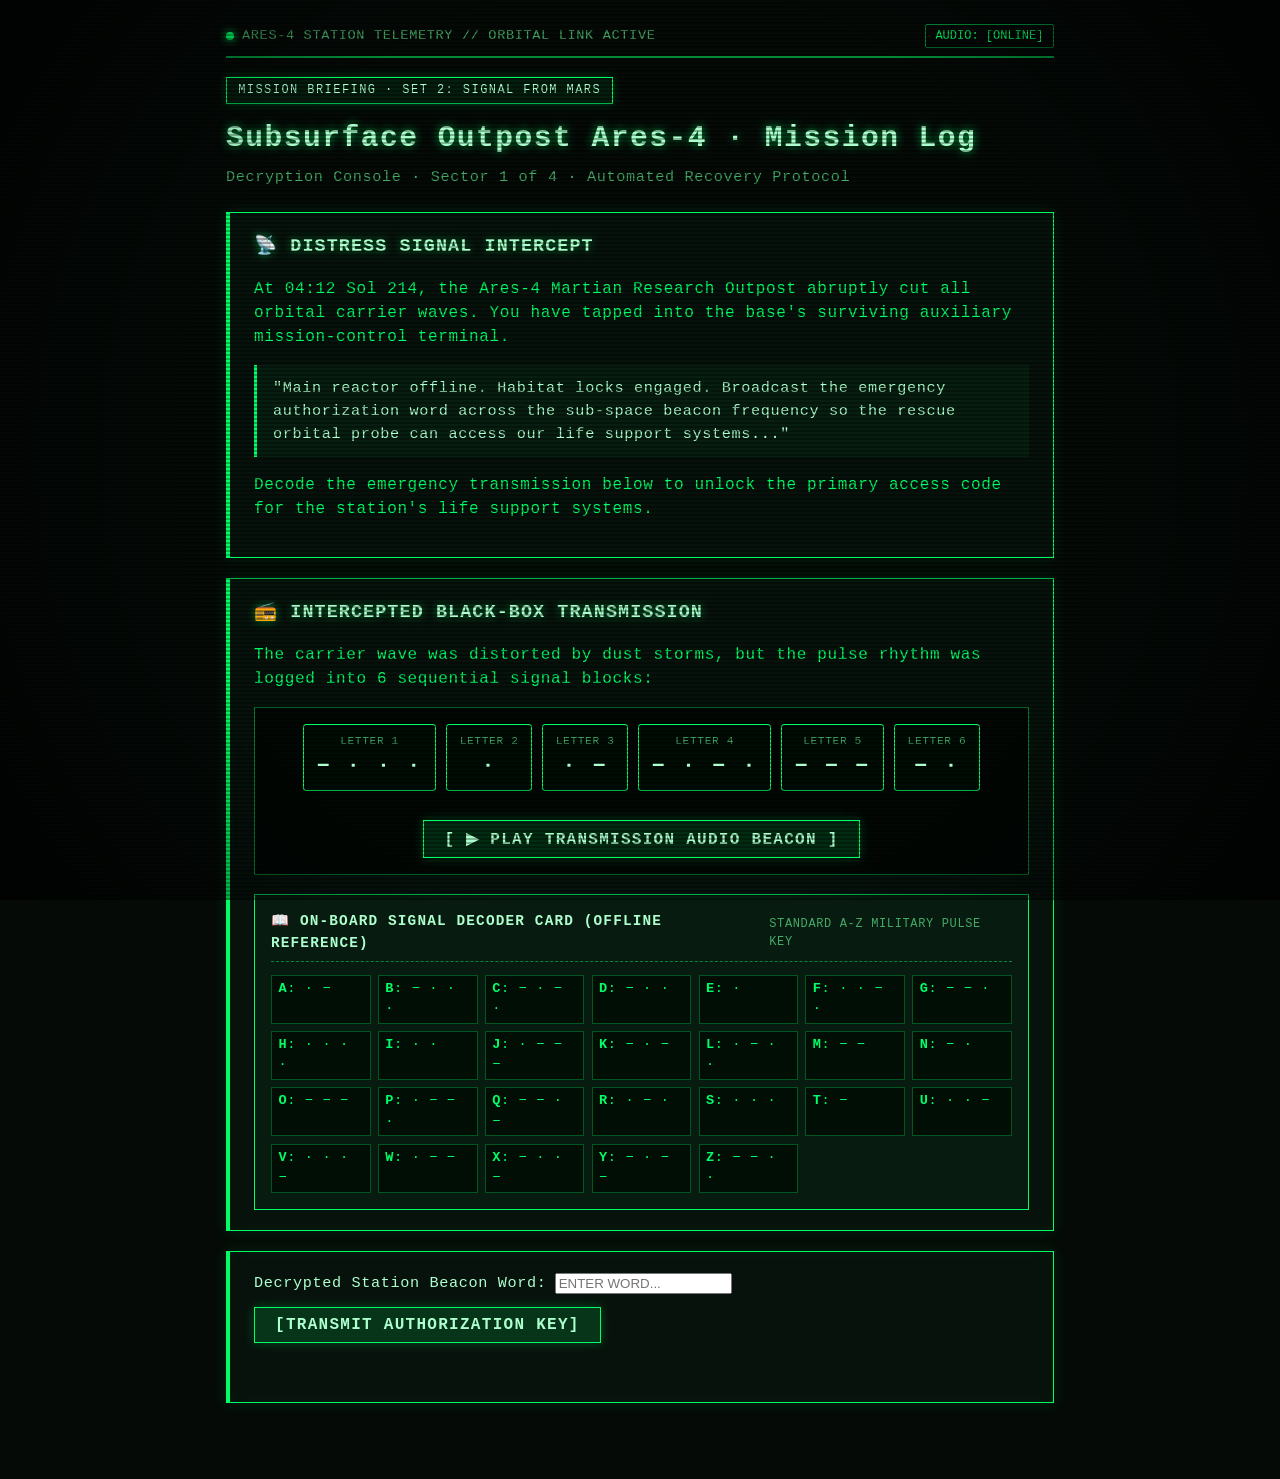
<file: index.html>
<!doctype html>
<html lang="en">
<head>
  <meta charset="utf-8">
  <meta name="viewport" content="width=device-width, initial-scale=1">
  <title>Signal From Mars · Mission Log (Sector 1)</title>
  <link rel="stylesheet" href="terminal.css">
</head>
<body data-page="1">
  <div class="terminal-wrapper">
    <!-- Top System Status Bar -->
    <div class="sys-bar">
      <div class="status-pill">
        <span class="blink-dot"></span>
        <span>ARES-4 STATION TELEMETRY // ORBITAL LINK ACTIVE</span>
      </div>
      <div>
        <button id="audio-toggle" class="audio-toggle-btn">AUDIO: [ONLINE]</button>
      </div>
    </div>

    <header>
      <div class="terminal-badge">MISSION BRIEFING · SET 2: SIGNAL FROM MARS</div>
      <h1>Subsurface Outpost Ares-4 · Mission Log</h1>
      <p class="subtitle">Decryption Console · Sector 1 of 4 · Automated Recovery Protocol</p>
    </header>

    <main>
      <!-- Story Card -->
      <section class="terminal-card">
        <h2 class="card-title">📡 Distress Signal Intercept</h2>
        <p>At 04:12 Sol 214, the Ares-4 Martian Research Outpost abruptly cut all orbital carrier waves. You have tapped into the base's surviving auxiliary mission-control terminal.</p>
        <blockquote class="log-entry">
          "Main reactor offline. Habitat locks engaged. Broadcast the emergency authorization word across the sub-space beacon frequency so the rescue orbital probe can access our life support systems..."
        </blockquote>
        <p>Decode the emergency transmission below to unlock the primary access code for the station's life support systems.</p>
      </section>

      <!-- Mission Log Clue -->
      <section class="terminal-card">
        <h2 class="card-title">📻 Intercepted Black-Box Transmission</h2>
        <p>The carrier wave was distorted by dust storms, but the pulse rhythm was logged into 6 sequential signal blocks:</p>
        
        <div class="morse-display">
          <!-- Segmented pulse blocks for effortless reading -->
          <div style="display: flex; flex-wrap: wrap; justify-content: center; gap: 0.6rem; margin-bottom: 1rem;">
            <div style="background: #010c05; border: 1px solid var(--panel-border); padding: 0.5rem 0.8rem; border-radius: 3px; min-width: 80px;">
              <div style="font-size: 0.7rem; color: var(--text-dim); text-transform: uppercase;">Letter 1</div>
              <div style="font-size: 1.35rem; color: var(--text-bright); font-weight: bold; letter-spacing: 0.1em;">− · · ·</div>
            </div>
            <div style="background: #010c05; border: 1px solid var(--panel-border); padding: 0.5rem 0.8rem; border-radius: 3px; min-width: 80px;">
              <div style="font-size: 0.7rem; color: var(--text-dim); text-transform: uppercase;">Letter 2</div>
              <div style="font-size: 1.35rem; color: var(--text-bright); font-weight: bold; letter-spacing: 0.1em;">·</div>
            </div>
            <div style="background: #010c05; border: 1px solid var(--panel-border); padding: 0.5rem 0.8rem; border-radius: 3px; min-width: 80px;">
              <div style="font-size: 0.7rem; color: var(--text-dim); text-transform: uppercase;">Letter 3</div>
              <div style="font-size: 1.35rem; color: var(--text-bright); font-weight: bold; letter-spacing: 0.1em;">· −</div>
            </div>
            <div style="background: #010c05; border: 1px solid var(--panel-border); padding: 0.5rem 0.8rem; border-radius: 3px; min-width: 80px;">
              <div style="font-size: 0.7rem; color: var(--text-dim); text-transform: uppercase;">Letter 4</div>
              <div style="font-size: 1.35rem; color: var(--text-bright); font-weight: bold; letter-spacing: 0.1em;">− · − ·</div>
            </div>
            <div style="background: #010c05; border: 1px solid var(--panel-border); padding: 0.5rem 0.8rem; border-radius: 3px; min-width: 80px;">
              <div style="font-size: 0.7rem; color: var(--text-dim); text-transform: uppercase;">Letter 5</div>
              <div style="font-size: 1.35rem; color: var(--text-bright); font-weight: bold; letter-spacing: 0.1em;">− − −</div>
            </div>
            <div style="background: #010c05; border: 1px solid var(--panel-border); padding: 0.5rem 0.8rem; border-radius: 3px; min-width: 80px;">
              <div style="font-size: 0.7rem; color: var(--text-dim); text-transform: uppercase;">Letter 6</div>
              <div style="font-size: 1.35rem; color: var(--text-bright); font-weight: bold; letter-spacing: 0.1em;">− ·</div>
            </div>
          </div>

          <button id="play-morse-btn" class="term-btn morse-play-btn">[ ▶ PLAY TRANSMISSION AUDIO BEACON ]</button>
        </div>

        <!-- On-Board Translation Chart (Visible at all times, no internet needed) -->
        <div style="margin-top: 1.2rem; border: 1px solid var(--panel-border); background: rgba(0,255,102,0.04); padding: 1rem;">
          <div style="display: flex; justify-content: space-between; align-items: center; border-bottom: 1px dashed var(--panel-border-dim); padding-bottom: 0.4rem; margin-bottom: 0.8rem;">
            <strong style="color: var(--text-bright); font-size: 0.9rem; letter-spacing: 0.08em; text-transform: uppercase;">
              📖 ON-BOARD SIGNAL DECODER CARD (OFFLINE REFERENCE)
            </strong>
            <span style="font-size: 0.75rem; color: var(--text-dim);">STANDARD A-Z MILITARY PULSE KEY</span>
          </div>
          
          <div style="display: grid; grid-template-columns: repeat(auto-fill, minmax(95px, 1fr)); gap: 0.45rem; font-size: 0.85rem;">
            <div style="padding: 0.2rem 0.4rem; background: #010e05; border: 1px solid #005522;"><strong>A</strong>: · −</div>
            <div style="padding: 0.2rem 0.4rem; background: #010e05; border: 1px solid #005522;"><strong>B</strong>: − · · ·</div>
            <div style="padding: 0.2rem 0.4rem; background: #010e05; border: 1px solid #005522;"><strong>C</strong>: − · − ·</div>
            <div style="padding: 0.2rem 0.4rem; background: #010e05; border: 1px solid #005522;"><strong>D</strong>: − · ·</div>
            <div style="padding: 0.2rem 0.4rem; background: #010e05; border: 1px solid #005522;"><strong>E</strong>: ·</div>
            <div style="padding: 0.2rem 0.4rem; background: #010e05; border: 1px solid #005522;"><strong>F</strong>: · · − ·</div>
            <div style="padding: 0.2rem 0.4rem; background: #010e05; border: 1px solid #005522;"><strong>G</strong>: − − ·</div>
            <div style="padding: 0.2rem 0.4rem; background: #010e05; border: 1px solid #005522;"><strong>H</strong>: · · · ·</div>
            <div style="padding: 0.2rem 0.4rem; background: #010e05; border: 1px solid #005522;"><strong>I</strong>: · ·</div>
            <div style="padding: 0.2rem 0.4rem; background: #010e05; border: 1px solid #005522;"><strong>J</strong>: · − − −</div>
            <div style="padding: 0.2rem 0.4rem; background: #010e05; border: 1px solid #005522;"><strong>K</strong>: − · −</div>
            <div style="padding: 0.2rem 0.4rem; background: #010e05; border: 1px solid #005522;"><strong>L</strong>: · − · ·</div>
            <div style="padding: 0.2rem 0.4rem; background: #010e05; border: 1px solid #005522;"><strong>M</strong>: − −</div>
            <div style="padding: 0.2rem 0.4rem; background: #010e05; border: 1px solid #005522;"><strong>N</strong>: − ·</div>
            <div style="padding: 0.2rem 0.4rem; background: #010e05; border: 1px solid #005522;"><strong>O</strong>: − − −</div>
            <div style="padding: 0.2rem 0.4rem; background: #010e05; border: 1px solid #005522;"><strong>P</strong>: · − − ·</div>
            <div style="padding: 0.2rem 0.4rem; background: #010e05; border: 1px solid #005522;"><strong>Q</strong>: − − · −</div>
            <div style="padding: 0.2rem 0.4rem; background: #010e05; border: 1px solid #005522;"><strong>R</strong>: · − ·</div>
            <div style="padding: 0.2rem 0.4rem; background: #010e05; border: 1px solid #005522;"><strong>S</strong>: · · ·</div>
            <div style="padding: 0.2rem 0.4rem; background: #010e05; border: 1px solid #005522;"><strong>T</strong>: −</div>
            <div style="padding: 0.2rem 0.4rem; background: #010e05; border: 1px solid #005522;"><strong>U</strong>: · · −</div>
            <div style="padding: 0.2rem 0.4rem; background: #010e05; border: 1px solid #005522;"><strong>V</strong>: · · · −</div>
            <div style="padding: 0.2rem 0.4rem; background: #010e05; border: 1px solid #005522;"><strong>W</strong>: · − −</div>
            <div style="padding: 0.2rem 0.4rem; background: #010e05; border: 1px solid #005522;"><strong>X</strong>: − · · −</div>
            <div style="padding: 0.2rem 0.4rem; background: #010e05; border: 1px solid #005522;"><strong>Y</strong>: − · − −</div>
            <div style="padding: 0.2rem 0.4rem; background: #010e05; border: 1px solid #005522;"><strong>Z</strong>: − − · ·</div>
          </div>
        </div>
      </section>

      <!-- Answer Form -->
      <form id="answer" class="terminal-card">
        <label>
          Decrypted Station Beacon Word:
          <input name="w" autocomplete="off" placeholder="ENTER WORD..." required>
        </label>
        <div class="input-row">
          <button class="term-btn">[TRANSMIT AUTHORIZATION KEY]</button>
        </div>
        <p class="msg"></p>
      </form>

      <!-- Next Level Link (hidden until solved) -->
      <div id="next" class="next-banner" hidden>
        <p style="font-size: 1.15rem; color: var(--text-bright); margin-top: 0;">
          ✔ <strong>[ACCESS GRANTED]</strong> Comm beacon online. Sector 1 Decryption Key logged: <code class="key-badge"></code>
        </p>
        <p style="color: var(--text-dim); margin-bottom: 0.5rem;">
          To open Sector 2, you will need the password you just decoded.
        </p>
        <a href="oxygen.html">PROCEED TO SECTOR 2: OXYGEN DASHBOARD →</a>
      </div>
    </main>
  </div>

  <script src="terminal.js"></script>
</body>
</html>
</file>
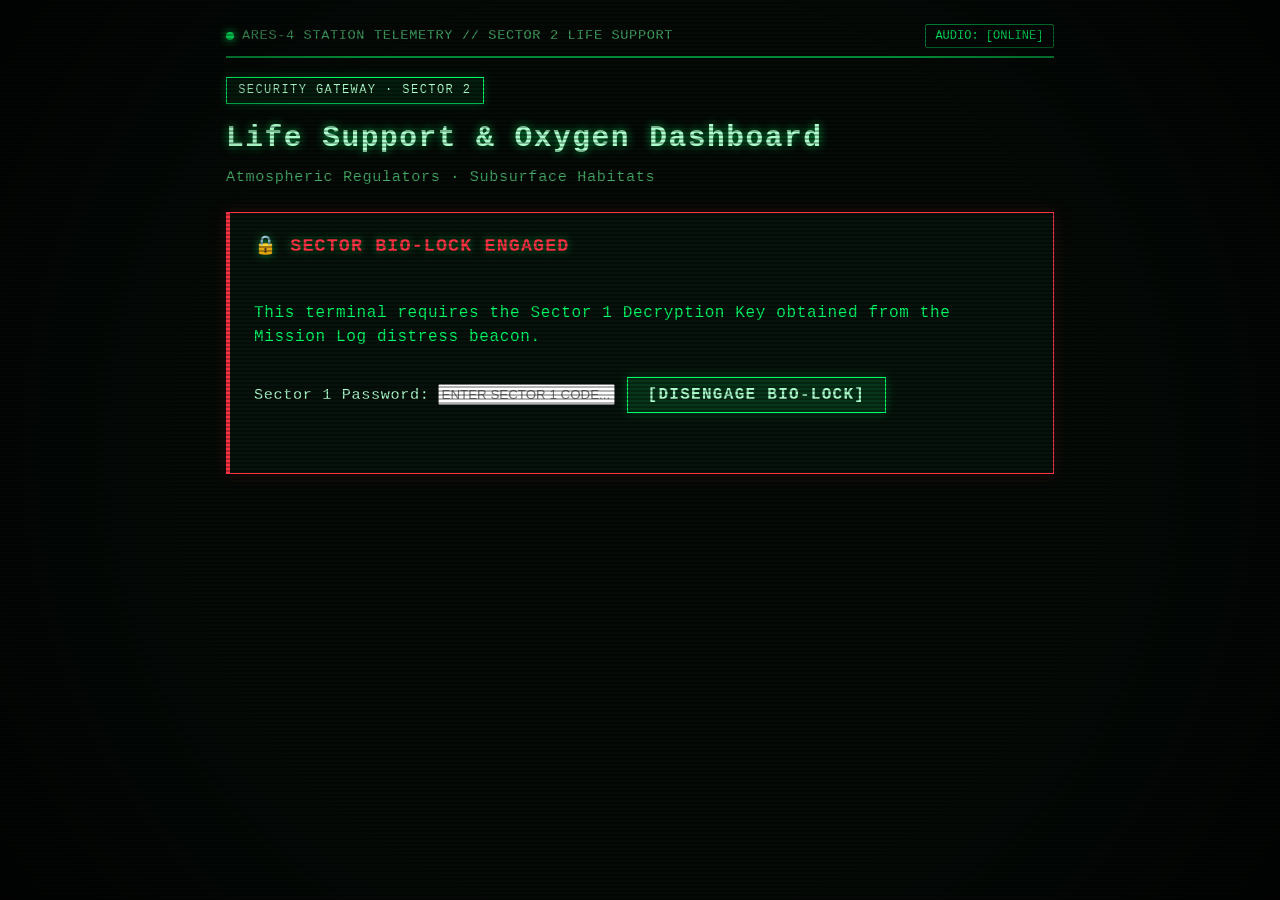
<file: oxygen.html>
<!doctype html>
<html lang="en">
<head>
  <meta charset="utf-8">
  <meta name="viewport" content="width=device-width, initial-scale=1">
  <title>Signal From Mars · Oxygen Dashboard (Sector 2)</title>
  <link rel="stylesheet" href="terminal.css">
</head>
<body data-page="2">
  <div class="terminal-wrapper">
    <!-- Top System Status Bar -->
    <div class="sys-bar">
      <div class="status-pill">
        <span class="blink-dot"></span>
        <span>ARES-4 STATION TELEMETRY // SECTOR 2 LIFE SUPPORT</span>
      </div>
      <div>
        <button id="audio-toggle" class="audio-toggle-btn">AUDIO: [ONLINE]</button>
      </div>
    </div>

    <header>
      <div class="terminal-badge">SECURITY GATEWAY · SECTOR 2</div>
      <h1>Life Support &amp; Oxygen Dashboard</h1>
      <p class="subtitle">Atmospheric Regulators · Subsurface Habitats</p>
    </header>

    <main>
      <!-- Gate Lock (Requires Password from Page 1: BEACON) -->
      <form id="gate" class="terminal-card alert-card">
        <h2 class="card-title" style="color: var(--alert-red);">🔒 Sector Bio-Lock Engaged</h2>
        <p>This terminal requires the Sector 1 Decryption Key obtained from the Mission Log distress beacon.</p>
        <div class="input-row">
          <label>
            Sector 1 Password:
            <input name="w" autocomplete="off" placeholder="ENTER SECTOR 1 CODE..." required>
          </label>
          <button class="term-btn">[DISENGAGE BIO-LOCK]</button>
        </div>
        <p class="msg"></p>
      </form>

      <!-- Content (Revealed after Gate Unlock) -->
      <div id="content" hidden>
        <!-- Story Card -->
        <section class="terminal-card">
          <h2 class="card-title">⚠️ Life Support Telemetry Warning</h2>
          <p>Prior to station shutdown, atmospheric O₂ scrubbers recorded four anomalous pressure cycles across the colony domes.</p>
          <blockquote class="log-entry">
            "Automated lockdown active. Emergency keypad PIN extracted from O₂ pressure telemetry — Cycles I through IV. Study the waveform carefully."
          </blockquote>
        </section>

        <!-- Oscilloscope Waveform Monitor -->
        <section class="terminal-card">
          <div style="display: flex; justify-content: space-between; align-items: center; margin-bottom: 0.6rem;">
            <h2 class="card-title" style="margin-bottom: 0;">📊 Multi-Channel Atmospheric Telemetry</h2>
            <div style="font-size: 0.8rem; display: flex; gap: 1rem;">
              <span style="color: #00ff66;">━ CH-A: O₂ Pressure</span>
              <span style="color: #ffaa00;">┄ CH-B: N₂ Buffer</span>
            </div>
          </div>
          
          <p style="color: var(--text-dim); font-size: 0.9rem; margin-top: 0;">
            Examine the <strong>CH-A (Green) Oxygen</strong> waveform. Identify the peak pressure reading for each cycle.
          </p>

          <div class="crt-screen-box" id="scope-box" style="position: relative; cursor: crosshair;">
            <!-- Interactive Scope Cursor Readout Overlay -->
            <div id="scope-readout" style="position: absolute; top: 8px; right: 12px; font-family: var(--font-crt); font-size: 0.8rem; color: var(--text-bright); background: rgba(0,20,10,0.8); padding: 2px 8px; border: 1px solid var(--panel-border-dim); pointer-events: none;">
              CALIBRATION GRID: 0-10 kPa
            </div>

            <svg class="graph-svg" id="scope-svg" viewBox="0 0 760 260" preserveAspectRatio="none">
              <!-- Grid lines -->
              <defs>
                <linearGradient id="o2Glow" x1="0" y1="0" x2="0" y2="1">
                  <stop offset="0%" stop-color="#00ff66" stop-opacity="0.25"/>
                  <stop offset="100%" stop-color="#00ff66" stop-opacity="0.0"/>
                </linearGradient>
              </defs>

              <!-- Precise Y-Axis Grid Lines: Height is 240, scale 0 to 10 kPa (each kPa = 21.6px, baseline y=236) -->
              <!-- 10 kPa: y = 20 -->
              <text x="10" y="24" fill="#00ff66" font-family="monospace" font-size="11">10 kPa</text>
              <line x1="65" y1="20" x2="750" y2="20" stroke="rgba(0,255,102,0.3)" stroke-dasharray="2,3" />

              <!-- 9 kPa: y = 41.6 -->
              <text x="10" y="45" fill="#44aa66" font-family="monospace" font-size="11">9 kPa</text>
              <line x1="65" y1="41.6" x2="750" y2="41.6" stroke="rgba(0,255,102,0.2)" stroke-dasharray="2,4" />

              <!-- 8 kPa: y = 63.2 -->
              <text x="10" y="67" fill="#44aa66" font-family="monospace" font-size="11">8 kPa</text>
              <line x1="65" y1="63.2" x2="750" y2="63.2" stroke="rgba(0,255,102,0.15)" stroke-dasharray="2,4" />

              <!-- 7 kPa: y = 84.8 -->
              <text x="10" y="88" fill="#44aa66" font-family="monospace" font-size="11">7 kPa</text>
              <line x1="65" y1="84.8" x2="750" y2="84.8" stroke="rgba(0,255,102,0.2)" stroke-dasharray="2,4" />

              <!-- 6 kPa: y = 106.4 -->
              <text x="10" y="110" fill="#44aa66" font-family="monospace" font-size="11">6 kPa</text>
              <line x1="65" y1="106.4" x2="750" y2="106.4" stroke="rgba(0,255,102,0.15)" stroke-dasharray="2,4" />

              <!-- 5 kPa: y = 128 -->
              <text x="10" y="132" fill="#44aa66" font-family="monospace" font-size="11">5 kPa</text>
              <line x1="65" y1="128" x2="750" y2="128" stroke="rgba(0,255,102,0.2)" stroke-dasharray="2,4" />

              <!-- 4 kPa: y = 149.6 -->
              <text x="10" y="153" fill="#44aa66" font-family="monospace" font-size="11">4 kPa</text>
              <line x1="65" y1="149.6" x2="750" y2="149.6" stroke="rgba(0,255,102,0.2)" stroke-dasharray="2,4" />

              <!-- 3 kPa: y = 171.2 -->
              <text x="10" y="175" fill="#44aa66" font-family="monospace" font-size="11">3 kPa</text>
              <line x1="65" y1="171.2" x2="750" y2="171.2" stroke="rgba(0,255,102,0.15)" stroke-dasharray="2,4" />

              <!-- 2 kPa: y = 192.8 -->
              <text x="10" y="196" fill="#44aa66" font-family="monospace" font-size="11">2 kPa</text>
              <line x1="65" y1="192.8" x2="750" y2="192.8" stroke="rgba(0,255,102,0.2)" stroke-dasharray="2,4" />

              <!-- 1 kPa: y = 214.4 -->
              <text x="10" y="218" fill="#44aa66" font-family="monospace" font-size="11">1 kPa</text>
              <line x1="65" y1="214.4" x2="750" y2="214.4" stroke="rgba(0,255,102,0.15)" stroke-dasharray="2,4" />

              <!-- Baseline 0 kPa: y = 236 -->
              <text x="10" y="239" fill="#00ff66" font-family="monospace" font-size="11">0 kPa</text>
              <line x1="65" y1="236" x2="750" y2="236" stroke="rgba(0,255,102,0.5)" stroke-width="1.5" />

              <!-- Cycle Zone Vertical Dividers -->
              <line x1="235" y1="10" x2="235" y2="245" stroke="rgba(0,255,102,0.2)" stroke-dasharray="4,4" />
              <line x1="405" y1="10" x2="405" y2="245" stroke="rgba(0,255,102,0.2)" stroke-dasharray="4,4" />
              <line x1="575" y1="10" x2="575" y2="245" stroke="rgba(0,255,102,0.2)" stroke-dasharray="4,4" />

              <!-- Cycle Labels at bottom -->
              <text x="120" y="254" fill="#adffcd" font-family="monospace" font-size="12" font-weight="bold">CYCLE I</text>
              <text x="290" y="254" fill="#adffcd" font-family="monospace" font-size="12" font-weight="bold">CYCLE II</text>
              <text x="460" y="254" fill="#adffcd" font-family="monospace" font-size="12" font-weight="bold">CYCLE III</text>
              <text x="635" y="254" fill="#adffcd" font-family="monospace" font-size="12" font-weight="bold">CYCLE IV</text>

              <!-- Channel B (Amber Line - Carrier gas baseline ripple, hovering around 1.1 - 1.4 kPa) -->
              <path d="M 65,212 
                       Q 100,206 130,211 Q 160,216 190,207 Q 215,212 235,209
                       Q 270,206 310,213 Q 350,217 380,207 Q 400,211 405,209
                       Q 440,206 480,213 Q 520,217 550,207 Q 570,211 575,209
                       Q 610,207 650,213 Q 690,217 720,207 L 745,209"
                    fill="none" stroke="rgba(255, 170, 0, 0.45)" stroke-width="1.8" stroke-dasharray="4,3" />

              <!-- Channel A (Green Line - Primary O2 Waveform) -->
              <!-- Only the 4 true target peaks land on whole integers:
                   Cycle I: 7.0 kPa (sub-ripples at 1.6 and 2.7)
                   Cycle II: 4.0 kPa (sub-ripples at 1.3 and 1.8)
                   Cycle III: 9.0 kPa (sub-ripples at 3.4 and 2.3)
                   Cycle IV: 2.0 kPa (sub-ripples at 0.7 and 0.9) -->
              <path d="M 65,236
                       C 80,236 88,201.4 96,201.4
                       C 104,201.4 112,223 120,223
                       C 130,223 140,84.8 150,84.8
                       C 160,84.8 170,225.2 180,225.2
                       C 190,225.2 198,177.7 206,177.7
                       C 214,177.7 225,236 235,236

                       C 250,236 258,207.9 266,207.9
                       C 274,207.9 282,227.4 290,227.4
                       C 300,227.4 310,149.6 320,149.6
                       C 330,149.6 340,225.2 350,225.2
                       C 360,225.2 368,197.1 376,197.1
                       C 384,197.1 395,236 405,236

                       C 420,236 428,162.6 436,162.6
                       C 444,162.6 452,210.1 460,210.1
                       C 470,210.1 480,41.6 490,41.6
                       C 500,41.6 510,218.7 520,218.7
                       C 530,218.7 538,186.3 546,186.3
                       C 554,186.3 565,236 575,236

                       C 590,236 598,220.9 606,220.9
                       C 614,220.9 622,230 630,230
                       C 640,230 650,192.8 660,192.8
                       C 670,192.8 680,227.4 690,227.4
                       C 700,227.4 708,216.6 716,216.6
                       C 724,216.6 735,236 745,236"
                    fill="none" stroke="#00ff66" stroke-width="2.6" filter="drop-shadow(0 0 5px #00ff66)" />

              <!-- Shaded Area Under Primary Waveform -->
              <path d="M 65,236
                       C 80,236 88,201.4 96,201.4
                       C 104,201.4 112,223 120,223
                       C 130,223 140,84.8 150,84.8
                       C 160,84.8 170,225.2 180,225.2
                       C 190,225.2 198,177.7 206,177.7
                       C 214,177.7 225,236 235,236

                       C 250,236 258,207.9 266,207.9
                       C 274,207.9 282,227.4 290,227.4
                       C 300,227.4 310,149.6 320,149.6
                       C 330,149.6 340,225.2 350,225.2
                       C 360,225.2 368,197.1 376,197.1
                       C 384,197.1 395,236 405,236

                       C 420,236 428,162.6 436,162.6
                       C 444,162.6 452,210.1 460,210.1
                       C 470,210.1 480,41.6 490,41.6
                       C 500,41.6 510,218.7 520,218.7
                       C 530,218.7 538,186.3 546,186.3
                       C 554,186.3 565,236 575,236

                       C 590,236 598,220.9 606,220.9
                       C 614,220.9 622,230 630,230
                       C 640,230 650,192.8 660,192.8
                       C 670,192.8 680,227.4 690,227.4
                       C 700,227.4 708,216.6 716,216.6
                       C 724,216.6 735,236 745,236 L 745,236 L 65,236 Z"
                    fill="url(#o2Glow)" />

              <!-- Crosshair lines drawn dynamically on hover -->
              <line id="crosshair-h" x1="65" y1="-10" x2="750" y2="-10" stroke="rgba(0,255,200,0.6)" stroke-dasharray="3,3" />
            </svg>
          </div>
        </section>

        <!-- Keypad & Answer Input -->
        <section class="terminal-card">
          <h2 class="card-title">🔢 Emergency Override Keypad</h2>
          <p>Construct the override PIN from the O₂ waveform readings.</p>
          
          <div class="keypad-container">
            <!-- Answer Form -->
            <form id="answer" style="flex: 1; min-width: 240px; margin: 0; padding: 0; background: transparent; border: none; box-shadow: none;">
              <label>
                4-Digit Override PIN:
                <input name="w" autocomplete="off" placeholder="PIN..." maxlength="4" required style="font-size: 1.4rem; letter-spacing: 0.3em; width: 8em;">
              </label>
              <div style="margin-top: 1rem;">
                <button class="term-btn" type="submit">[EXECUTE OVERRIDE PIN]</button>
              </div>
              <p class="msg"></p>
            </form>

            <!-- Interactive On-Screen Touch Keypad -->
            <div id="keypad" class="keypad-grid">
              <button type="button" class="keypad-btn" data-key="1">1</button>
              <button type="button" class="keypad-btn" data-key="2">2</button>
              <button type="button" class="keypad-btn" data-key="3">3</button>
              <button type="button" class="keypad-btn" data-key="4">4</button>
              <button type="button" class="keypad-btn" data-key="5">5</button>
              <button type="button" class="keypad-btn" data-key="6">6</button>
              <button type="button" class="keypad-btn" data-key="7">7</button>
              <button type="button" class="keypad-btn" data-key="8">8</button>
              <button type="button" class="keypad-btn" data-key="9">9</button>
              <button type="button" class="keypad-btn action-btn" data-key="clear" style="color: var(--alert-red);">CLR</button>
              <button type="button" class="keypad-btn" data-key="0">0</button>
              <button type="button" class="keypad-btn action-btn" data-key="enter" style="color: var(--text-bright);">ENT</button>
            </div>
          </div>
        </section>

        <!-- Next Level Link (hidden until solved) -->
        <div id="next" class="next-banner" hidden>
          <p style="font-size: 1.15rem; color: var(--text-bright); margin-top: 0;">
            ✔ <strong>[OVERRIDE CONFIRMED]</strong> O₂ life support stabilized. Sector 2 Access Key: <code class="key-badge"></code>
          </p>
          <p style="color: var(--text-dim); margin-bottom: 0.5rem;">
            Use this PIN to access the Crew Personnel Roster in Sector 3.
          </p>
          <a href="roster.html">PROCEED TO SECTOR 3: CREW ROSTER →</a>
        </div>
      </div>
    </main>
  </div>

  <script src="terminal.js"></script>
</body>
</html>
</file>
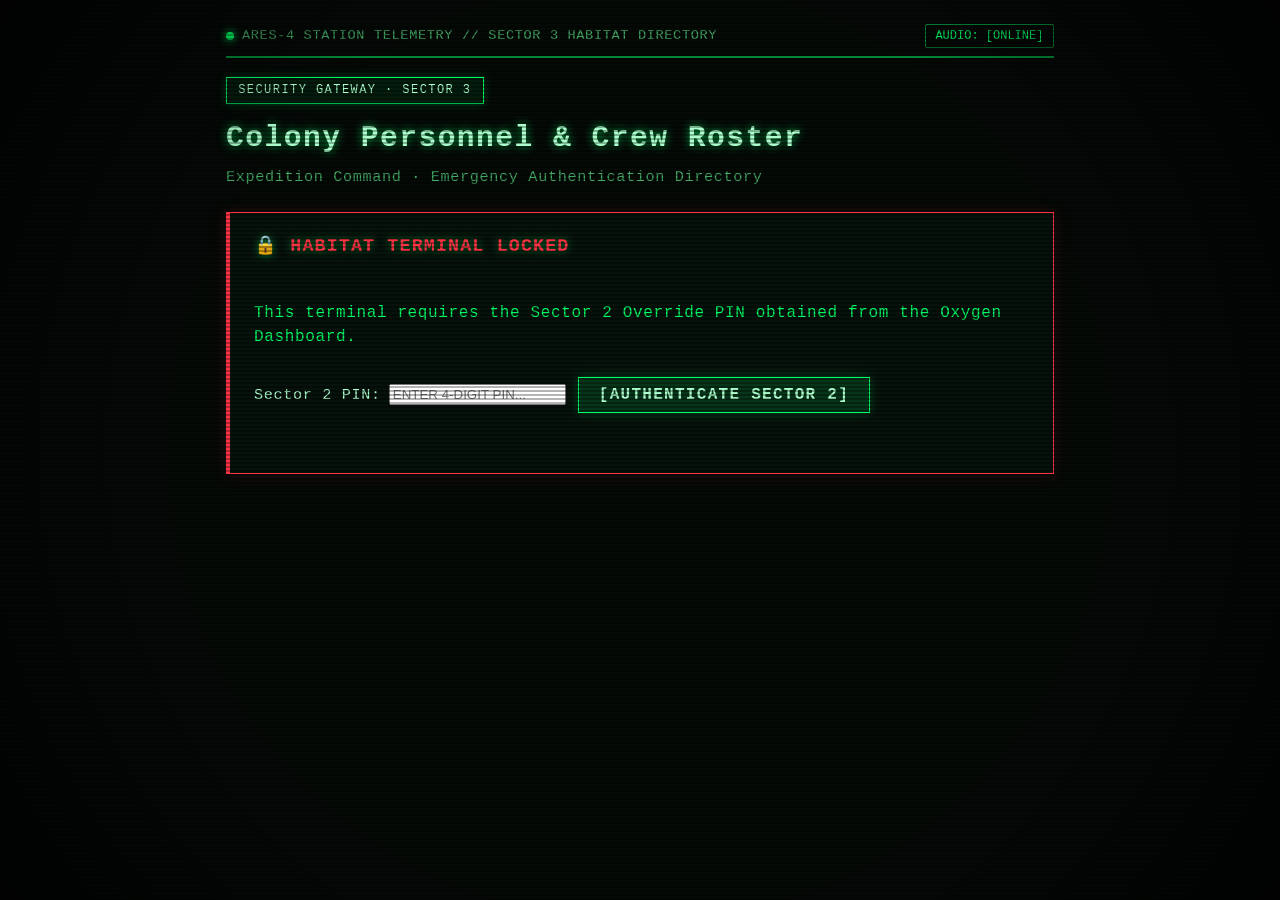
<file: roster.html>
<!doctype html>
<html lang="en">
<head>
  <meta charset="utf-8">
  <meta name="viewport" content="width=device-width, initial-scale=1">
  <title>Signal From Mars · Crew Roster (Sector 3)</title>
  <link rel="stylesheet" href="terminal.css">
</head>
<body data-page="3">
  <div class="terminal-wrapper">
    <!-- Top System Status Bar -->
    <div class="sys-bar">
      <div class="status-pill">
        <span class="blink-dot"></span>
        <span>ARES-4 STATION TELEMETRY // SECTOR 3 HABITAT DIRECTORY</span>
      </div>
      <div>
        <button id="audio-toggle" class="audio-toggle-btn">AUDIO: [ONLINE]</button>
      </div>
    </div>

    <header>
      <div class="terminal-badge">SECURITY GATEWAY · SECTOR 3</div>
      <h1>Colony Personnel &amp; Crew Roster</h1>
      <p class="subtitle">Expedition Command · Emergency Authentication Directory</p>
    </header>

    <main>
      <!-- Gate Lock (Requires Password from Page 2: 7492) -->
      <form id="gate" class="terminal-card alert-card">
        <h2 class="card-title" style="color: var(--alert-red);">🔒 Habitat Terminal Locked</h2>
        <p>This terminal requires the Sector 2 Override PIN obtained from the Oxygen Dashboard.</p>
        <div class="input-row">
          <label>
            Sector 2 PIN:
            <input name="w" autocomplete="off" placeholder="ENTER 4-DIGIT PIN..." required>
          </label>
          <button class="term-btn">[AUTHENTICATE SECTOR 2]</button>
        </div>
        <p class="msg"></p>
      </form>

      <!-- Content (Revealed after Gate Unlock) -->
      <div id="content" hidden>
        <!-- Story Card -->
        <section class="terminal-card">
          <h2 class="card-title">👨‍🚀 Habitat Command Console</h2>
          <p>The habitat terminal is locked. Pinned beside the screen is a faded note:</p>
          <blockquote class="log-entry">
            "Respect the chain of command."
          </blockquote>
        </section>

        <section class="terminal-card">
          <h2 class="card-title">📋 Active Personnel Log · Ares-4 Outpost</h2>
          
          <table class="term-table">
            <thead>
              <tr>
                <th>Roster ID</th>
                <th>Officer Name</th>
                <th>Designation</th>
                <th>Station Post</th>
              </tr>
            </thead>
            <tbody>
              <tr>
                <td style="color: var(--text-dim);">#AR-303</td>
                <td>Rex Thorne</td>
                <td>Chief Engineer</td>
                <td>Geothermal Reactor Array</td>
              </tr>
              <tr>
                <td style="color: var(--text-dim);">#AR-202</td>
                <td>Alena Rostova</td>
                <td>Lieutenant Commander</td>
                <td>Sub-Space Communications</td>
              </tr>
              <tr>
                <td style="color: var(--text-dim);">#AR-101</td>
                <td>Marcus Vance</td>
                <td>Commander</td>
                <td>Outpost Mission Lead</td>
              </tr>
              <tr>
                <td style="color: var(--text-dim);">#AR-404</td>
                <td>Sara Chen</td>
                <td>Specialist</td>
                <td>Hydroponics &amp; Bio-Dome</td>
              </tr>
            </tbody>
          </table>
        </section>

        <!-- Answer Form -->
        <form id="answer" class="terminal-card">
          <label>
            Clearance word:
            <input name="w" autocomplete="off" required>
          </label>
          <div class="input-row">
            <button class="term-btn">[AUTHENTICATE]</button>
          </div>
          <p class="msg"></p>
        </form>

        <!-- Next Level Link (hidden until solved) -->
        <div id="next" class="next-banner" hidden>
          <p style="font-size: 1.15rem; color: var(--text-bright); margin-top: 0;">
            ✔ <strong>[CREDENTIALS VERIFIED]</strong> Command credentials authorized. Sector 3 Key: <code class="key-badge"></code>
          </p>
          <p style="color: var(--text-dim); margin-bottom: 0.5rem;">
            Use this code to unlock Sector 4: The Deep-Space Star Map Observatory.
          </p>
          <a href="starmap.html">PROCEED TO SECTOR 4: STAR MAP OBSERVATORY →</a>
        </div>
      </div>
    </main>
  </div>

  <script src="terminal.js"></script>
</body>
</html>
</file>
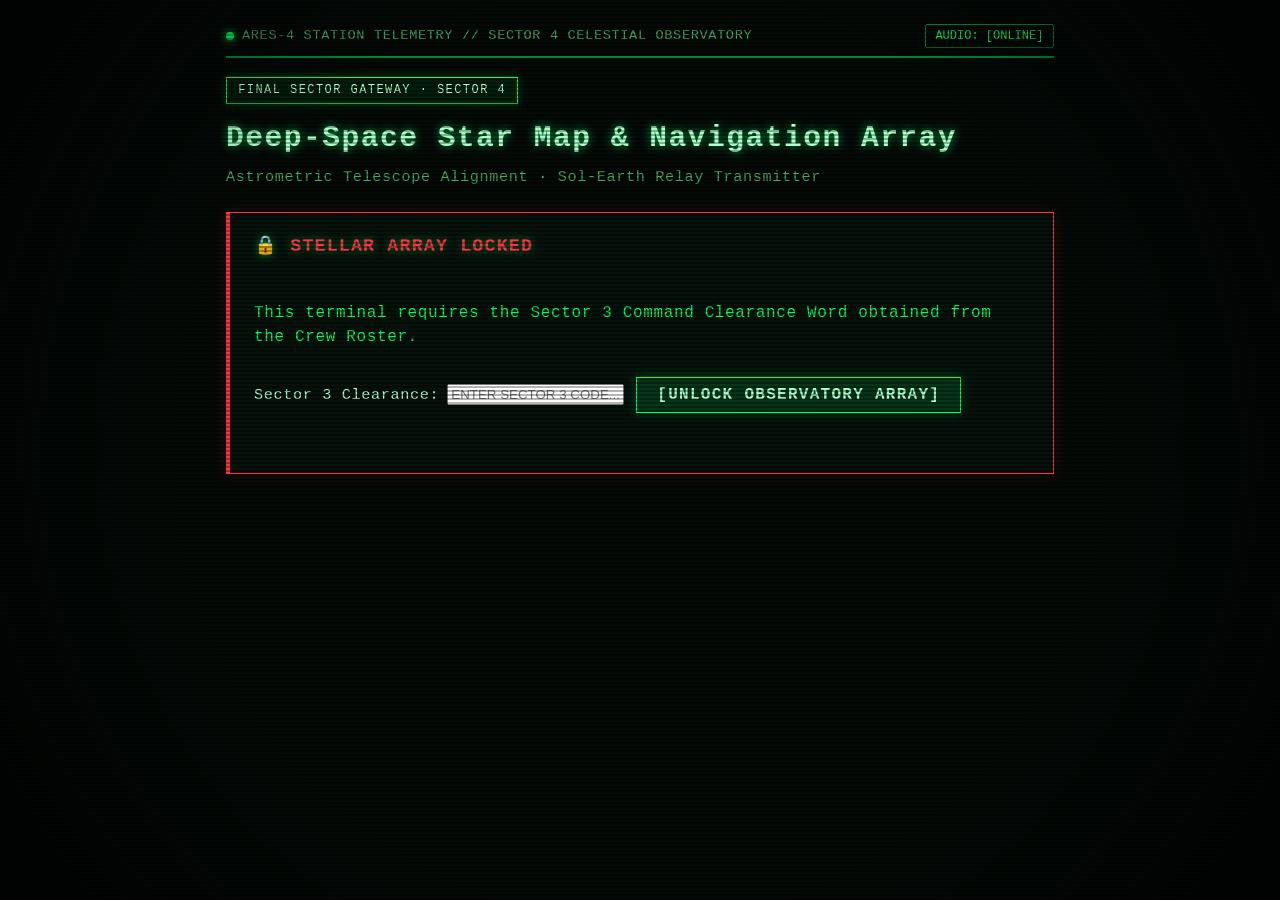
<file: starmap.html>
<!doctype html>
<html lang="en">
<head>
  <meta charset="utf-8">
  <meta name="viewport" content="width=device-width, initial-scale=1">
  <title>Signal From Mars · Star Map (Sector 4)</title>
  <link rel="stylesheet" href="terminal.css">
</head>
<body data-page="4">
  <div class="terminal-wrapper">
    <!-- Top System Status Bar -->
    <div class="sys-bar">
      <div class="status-pill">
        <span class="blink-dot"></span>
        <span>ARES-4 STATION TELEMETRY // SECTOR 4 CELESTIAL OBSERVATORY</span>
      </div>
      <div>
        <button id="audio-toggle" class="audio-toggle-btn">AUDIO: [ONLINE]</button>
      </div>
    </div>

    <header>
      <div class="terminal-badge">FINAL SECTOR GATEWAY · SECTOR 4</div>
      <h1>Deep-Space Star Map &amp; Navigation Array</h1>
      <p class="subtitle">Astrometric Telescope Alignment · Sol-Earth Relay Transmitter</p>
    </header>

    <main>
      <!-- Gate Lock (Requires Password from Page 3: MARS) -->
      <form id="gate" class="terminal-card alert-card">
        <h2 class="card-title" style="color: var(--alert-red);">🔒 Stellar Array Locked</h2>
        <p>This terminal requires the Sector 3 Command Clearance Word obtained from the Crew Roster.</p>
        <div class="input-row">
          <label>
            Sector 3 Clearance:
            <input name="w" autocomplete="off" placeholder="ENTER SECTOR 3 CODE..." required>
          </label>
          <button class="term-btn">[UNLOCK OBSERVATORY ARRAY]</button>
        </div>
        <p class="msg"></p>
      </form>

      <!-- Content (Revealed after Gate Unlock) -->
      <div id="content" hidden>
        <!-- Story Card -->
        <section class="terminal-card">
          <h2 class="card-title">✨ Astrometric Calibration Protocol</h2>
          <p>The high-gain orbital parabolic dish is motorized and locked to astronomical calibration targets in the Martian night sky.</p>
          <blockquote class="log-entry">
            "Flight Telemetry Log 04-B: Align the optical array by selecting the navigational guide stars in exact chronological route order:
            <br><br>
            <strong>[1] VEGA</strong> ➔ <strong>[2] DENEB</strong> ➔ <strong>[3] ALTAIR</strong> ➔ <strong>[4] POLARIS</strong>"
          </blockquote>
          <p style="color: var(--text-dim); margin-bottom: 0;">
            Click the stars on the interactive astrometric dome in that sequence to lock dish alignment.
          </p>
        </section>

        <!-- Interactive Clickable Constellation Map -->
        <section class="terminal-card">
          <div style="display: flex; justify-content: space-between; align-items: center; margin-bottom: 0.5rem;">
            <h2 class="card-title" style="margin-bottom: 0;">🌌 Interactive Astrometric Dome</h2>
            <button id="reset-starmap-btn" class="term-btn" style="padding: 0.2rem 0.6rem; font-size: 0.8rem;">[RESET ARRAY]</button>
          </div>

          <div id="starmap-stage" class="starmap-stage">
            <svg class="starmap-svg" viewBox="0 0 800 380">
              <!-- Radial Coordinate Rings -->
              <circle cx="400" cy="190" r="160" fill="none" stroke="rgba(0,255,102,0.08)" stroke-width="1" stroke-dasharray="4,6" />
              <circle cx="400" cy="190" r="100" fill="none" stroke="rgba(0,255,102,0.06)" stroke-width="1" />
              <circle cx="400" cy="190" r="40" fill="none" stroke="rgba(0,255,102,0.06)" stroke-width="1" />
              <!-- Crosshairs -->
              <line x1="400" y1="10" x2="400" y2="370" stroke="rgba(0,255,102,0.12)" stroke-width="1" stroke-dasharray="2,4" />
              <line x1="20" y1="190" x2="780" y2="190" stroke="rgba(0,255,102,0.12)" stroke-width="1" stroke-dasharray="2,4" />

              <!-- Constellation Lines Drawn Dynamically -->
              <g id="constellation-lines"></g>

              <!-- Star Nodes -->
              <!-- 1: VEGA (Target 1) -->
              <g class="star-node" data-star="VEGA" transform="translate(220, 70)">
                <circle cx="0" cy="0" r="7" />
                <text x="14" y="5" class="star-label">★ VEGA</text>
              </g>

              <!-- 2: DENEB (Target 2) -->
              <g class="star-node" data-star="DENEB" transform="translate(540, 90)">
                <circle cx="0" cy="0" r="7" />
                <text x="14" y="5" class="star-label">★ DENEB</text>
              </g>

              <!-- 3: ALTAIR (Target 3) -->
              <g class="star-node" data-star="ALTAIR" transform="translate(380, 260)">
                <circle cx="0" cy="0" r="7" />
                <text x="14" y="5" class="star-label">★ ALTAIR</text>
              </g>

              <!-- 4: POLARIS (Target 4) -->
              <g class="star-node" data-star="POLARIS" transform="translate(710, 160)">
                <circle cx="0" cy="0" r="7" />
                <text x="14" y="5" class="star-label">★ POLARIS</text>
              </g>

              <!-- Distractor Stars -->
              <g class="star-node" data-star="SIRIUS" transform="translate(120, 280)">
                <circle cx="0" cy="0" r="6" />
                <text x="12" y="5" class="star-label">★ SIRIUS</text>
              </g>

              <g class="star-node" data-star="BETELGEUSE" transform="translate(290, 180)">
                <circle cx="0" cy="0" r="6" />
                <text x="12" y="5" class="star-label">★ BETELGEUSE</text>
              </g>

              <g class="star-node" data-star="ARCTURUS" transform="translate(620, 310)">
                <circle cx="0" cy="0" r="6" />
                <text x="12" y="5" class="star-label">★ ARCTURUS</text>
              </g>
            </svg>
          </div>

          <p id="starmap-status" style="margin: 0.8rem 0 0; font-size: 0.95rem; color: var(--text-dim); min-height: 2.2em;">
            [ARRAY READY]: Select 1st star according to flight navigation log.
          </p>
        </section>

        <!-- Frequency Signature Panel (revealed after star alignment complete) -->
        <section id="freq-panel" class="terminal-card" hidden>
          <h2 class="card-title">📡 Celestial Frequency Signature · Decoded</h2>
          <p>Dish alignment complete. The astrometric array has captured a positional frequency burst from the Ares-4 relay satellite:</p>
          <blockquote class="log-entry">
            "Relay telemetry authenticated. Stellar signature encoded in standard positional notation. Sequence locked in memory buffer:"
          </blockquote>

          <div class="morse-display" style="margin: 1rem 0;">
            <div style="display: flex; flex-wrap: wrap; justify-content: center; gap: 0.5rem;">
              <div style="background: #010c05; border: 1px solid var(--panel-border); padding: 0.5rem 0.8rem; border-radius: 3px; text-align: center; min-width: 55px;">
                <div style="font-size: 0.65rem; color: var(--text-dim);">POS 1</div>
                <div style="font-size: 1.5rem; color: var(--text-bright); font-weight: bold;">19</div>
              </div>
              <div style="background: #010c05; border: 1px solid var(--panel-border); padding: 0.5rem 0.8rem; border-radius: 3px; text-align: center; min-width: 55px;">
                <div style="font-size: 0.65rem; color: var(--text-dim);">POS 2</div>
                <div style="font-size: 1.5rem; color: var(--text-bright); font-weight: bold;">15</div>
              </div>
              <div style="background: #010c05; border: 1px solid var(--panel-border); padding: 0.5rem 0.8rem; border-radius: 3px; text-align: center; min-width: 55px;">
                <div style="font-size: 0.65rem; color: var(--text-dim);">POS 3</div>
                <div style="font-size: 1.5rem; color: var(--text-bright); font-weight: bold;">02</div>
              </div>
              <div style="background: #010c05; border: 1px solid var(--panel-border); padding: 0.5rem 0.8rem; border-radius: 3px; text-align: center; min-width: 55px;">
                <div style="font-size: 0.65rem; color: var(--text-dim);">POS 4</div>
                <div style="font-size: 1.5rem; color: var(--text-bright); font-weight: bold;">15</div>
              </div>
              <div style="background: #010c05; border: 1px solid var(--panel-border); padding: 0.5rem 0.8rem; border-radius: 3px; text-align: center; min-width: 55px;">
                <div style="font-size: 0.65rem; color: var(--text-dim);">POS 5</div>
                <div style="font-size: 1.5rem; color: var(--text-bright); font-weight: bold;">08</div>
              </div>
              <div style="background: #010c05; border: 1px solid var(--panel-border); padding: 0.5rem 0.8rem; border-radius: 3px; text-align: center; min-width: 55px;">
                <div style="font-size: 0.65rem; color: var(--text-dim);">POS 6</div>
                <div style="font-size: 1.5rem; color: var(--text-bright); font-weight: bold;">16</div>
              </div>
            </div>
          </div>

          <p style="color: var(--text-dim); font-size: 0.9rem; margin-bottom: 0;">
            Astrometric relay log: <em>"Buffer sequence stored in reverse orbital lock order."</em>
          </p>
        </section>

        <!-- Answer Form -->
        <form id="answer" class="terminal-card">
          <label>
            Decoded Observatory Subsystem Key:
            <input name="w" autocomplete="off" placeholder="CODEWORD..." required>
          </label>
          <div class="input-row">
            <button class="term-btn">[LOCK TRANSMITTER ALIGNMENT]</button>
          </div>
          <p class="msg"></p>
        </form>

        <!-- Final Victory Screen & Password for Next Set -->
        <div id="next" class="victory-card" hidden>
          <h2 style="margin: 0; color: #ffffff; text-shadow: 0 0 15px var(--glow-color); font-size: 1.85rem;">
            🏆 ALL 4 SECTORS RECOVERED!
          </h2>
          <p style="color: var(--text-bright); margin: 0.5rem 0 1rem; font-size: 1.1rem;">
            Ares-4 Subsystems Online: Comms (<code>BEACON</code>) · Life Support (<code>7492</code>) · Habitat (<code>MARS</code>) · Observatory (<code>PHOBOS</code>)
          </p>

          <div style="border-top: 1px dashed var(--panel-border-dim); border-bottom: 1px dashed var(--panel-border-dim); padding: 1.2rem 0; margin: 1.2rem 0;">
            <p style="text-transform: uppercase; letter-spacing: 0.15em; color: var(--text-dim); margin: 0 0 0.5rem;">
              ================ OFFICIAL PASSCODE FOR NEXT SET (SET 3) ================
            </p>
            <div class="master-passcode-box">
              BEACON-7492-MARS-PHOBOS
            </div>
            <div>
              <button id="copy-passcode-btn" class="term-btn copy-btn">[ 📋 COPY SET 3 PASSCODE ]</button>
            </div>
          </div>

          <p style="color: var(--text-dim); font-size: 0.95rem;">
            Transmission dish aligned. An emergency audio dispatch is ready for playback in the Relay Console:
          </p>
          <a href="transmission.html" style="display: inline-block; margin-top: 0.5rem; color: var(--text-bright); text-decoration: none; border: 1px solid var(--panel-border); padding: 0.6rem 1.4rem; background: rgba(0,255,102,0.15); font-weight: bold; box-shadow: 0 0 15px var(--glow-dim);">
            ACCESS FINAL TRANSMISSION RELAY CONSOLE →
          </a>
        </div>
      </div>
    </main>
  </div>

  <script src="terminal.js"></script>
</body>
</html>
</file>
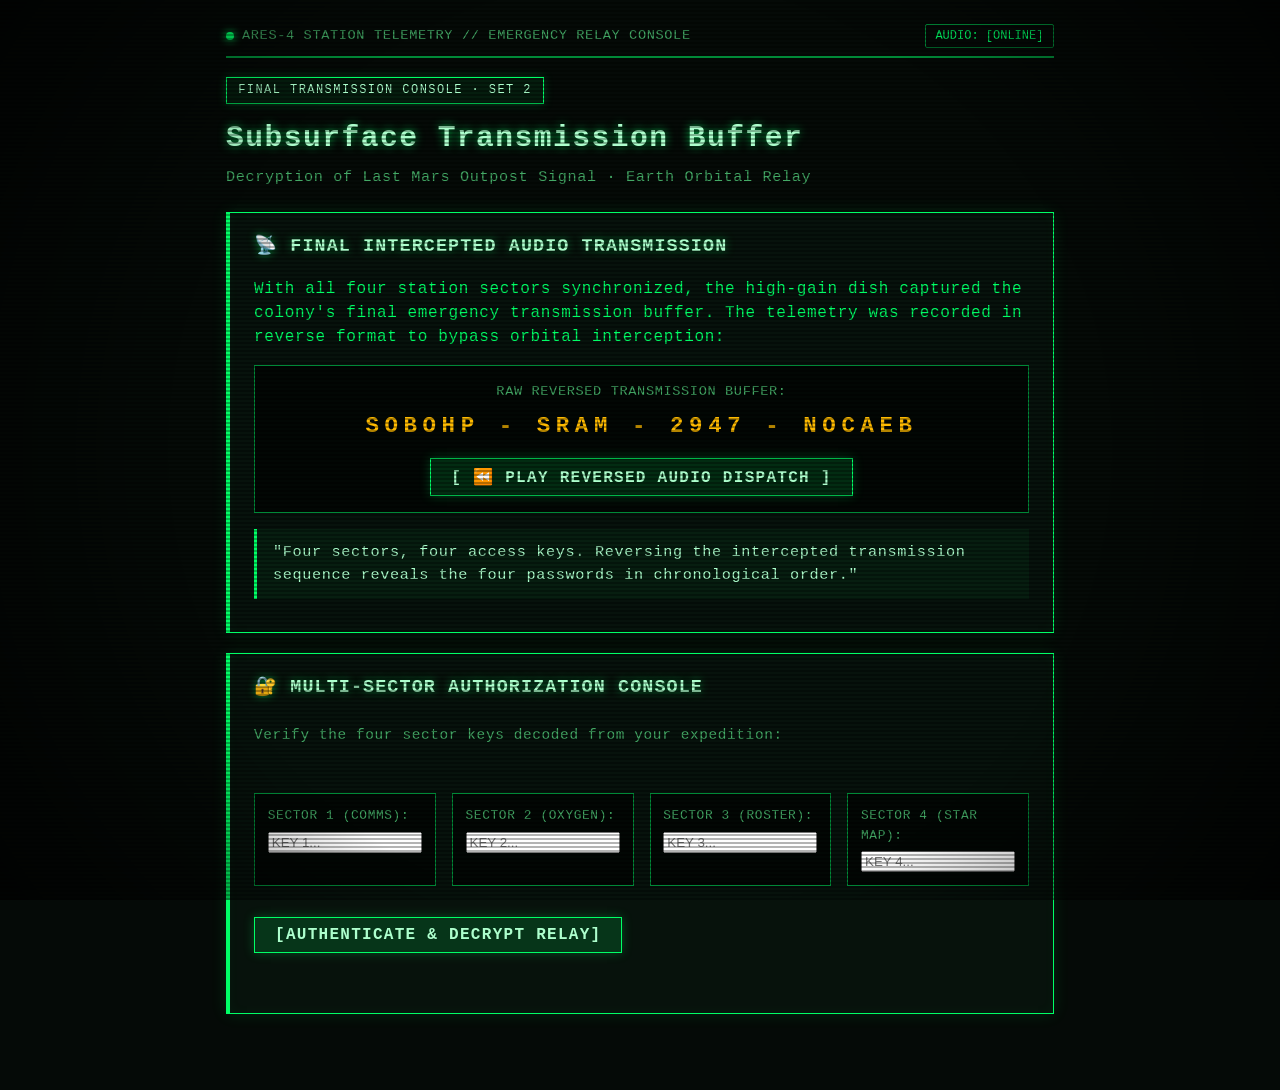
<file: transmission.html>
<!doctype html>
<html lang="en">
<head>
  <meta charset="utf-8">
  <meta name="viewport" content="width=device-width, initial-scale=1">
  <title>Signal From Mars · Final Transmission Relay</title>
  <link rel="stylesheet" href="terminal.css">
</head>
<body data-page="5">
  <div class="terminal-wrapper">
    <!-- Top System Status Bar -->
    <div class="sys-bar">
      <div class="status-pill">
        <span class="blink-dot"></span>
        <span>ARES-4 STATION TELEMETRY // EMERGENCY RELAY CONSOLE</span>
      </div>
      <div>
        <button id="audio-toggle" class="audio-toggle-btn">AUDIO: [ONLINE]</button>
      </div>
    </div>

    <header>
      <div class="terminal-badge">FINAL TRANSMISSION CONSOLE · SET 2</div>
      <h1>Subsurface Transmission Buffer</h1>
      <p class="subtitle">Decryption of Last Mars Outpost Signal · Earth Orbital Relay</p>
    </header>

    <main>
      <!-- Story Card -->
      <section class="terminal-card">
        <h2 class="card-title">📡 Final Intercepted Audio Transmission</h2>
        <p>With all four station sectors synchronized, the high-gain dish captured the colony's final emergency transmission buffer. The telemetry was recorded in reverse format to bypass orbital interception:</p>
        
        <div style="background: #020704; border: 1px solid var(--panel-border-dim); padding: 1rem; margin: 1rem 0; text-align: center;">
          <p style="margin: 0 0 0.5rem; font-size: 0.85rem; color: var(--text-dim); text-transform: uppercase;">
            RAW REVERSED TRANSMISSION BUFFER:
          </p>
          <div id="reversed-buffer" style="font-size: 1.4rem; letter-spacing: 0.25em; color: var(--alert-amber); font-weight: bold;">
            SOBOHP - SRAM - 2947 - NOCAEB
          </div>
          <button id="play-reverse-btn" class="term-btn" style="margin-top: 0.9rem;">
            [ ⏪ PLAY REVERSED AUDIO DISPATCH ]
          </button>
        </div>

        <blockquote class="log-entry">
          "Four sectors, four access keys. Reversing the intercepted transmission sequence reveals the four passwords in chronological order."
        </blockquote>
      </section>

      <!-- Four Dial Verification Form (Mirroring Set 1 lost-found.html) -->
      <form id="final" class="terminal-card">
        <h2 class="card-title">🔐 Multi-Sector Authorization Console</h2>
        <p style="font-size: 0.9rem; color: var(--text-dim); margin-top: 0;">
          Verify the four sector keys decoded from your expedition:
        </p>
        
        <div class="dials-grid">
          <div class="dial-box">
            <label>Sector 1 (Comms):</label>
            <input name="w1" autocomplete="off" placeholder="KEY 1..." required>
          </div>
          <div class="dial-box">
            <label>Sector 2 (Oxygen):</label>
            <input name="w2" autocomplete="off" placeholder="KEY 2..." required>
          </div>
          <div class="dial-box">
            <label>Sector 3 (Roster):</label>
            <input name="w3" autocomplete="off" placeholder="KEY 3..." required>
          </div>
          <div class="dial-box">
            <label>Sector 4 (Star Map):</label>
            <input name="w4" autocomplete="off" placeholder="KEY 4..." required>
          </div>
        </div>

        <div>
          <button class="term-btn">[AUTHENTICATE &amp; DECRYPT RELAY]</button>
        </div>
        <p class="msg"></p>
      </form>

      <!-- Found / Decrypted Victory Section -->
      <section id="found" class="victory-card" hidden>
        <h2 style="color: #ffffff; text-shadow: 0 0 15px var(--glow-color); margin-top: 0; font-size: 1.8rem;">
          ✔ TRANSMISSION RESTORED · SIGNAL CLEAR
        </h2>
        
        <p style="color: var(--text-bright); font-size: 1.05rem;">
          The reversed carrier wave decodes cleanly:
        </p>

        <blockquote class="log-entry" style="text-align: left; margin: 1rem auto; max-width: 650px;">
          "This is Commander Vance. Dust storm has passed. Life support and power have stabilized thanks to remote orbital override. Transmitting mission clearance for next operations team."
        </blockquote>

        <div style="border-top: 1px dashed var(--panel-border-dim); border-bottom: 1px dashed var(--panel-border-dim); padding: 1.2rem 0; margin: 1.5rem 0;">
          <p style="text-transform: uppercase; letter-spacing: 0.15em; color: var(--text-dim); margin: 0 0 0.5rem;">
            ================ PASSCODE FOR NEXT SET (SET 3) ================
          </p>
          <div class="master-passcode-box">
            BEACON-7492-MARS-PHOBOS
          </div>
          <div>
            <button id="copy-passcode-btn" class="term-btn copy-btn">[ 📋 COPY SET 3 PASSCODE ]</button>
          </div>
        </div>

        <p style="color: var(--text-dim); font-size: 0.95rem;">
          Present this passcode to advance to <strong>Set 3</strong> of the web hunt.
        </p>
      </section>
    </main>
  </div>

  <script src="terminal.js"></script>
</body>
</html>
</file>
<file: terminal.css>
/* ========================================================
   SET 2: SIGNAL FROM MARS · MISSION CONTROL CRT TERMINAL
   ======================================================== */

:root {
  --bg-space: #050a07;
  --panel-bg: rgba(9, 20, 14, 0.88);
  --panel-border: #00ff66;
  --panel-border-dim: #008837;
  --glow-color: #00ff66;
  --glow-dim: rgba(0, 255, 102, 0.25);
  --text-main: #00ff66;
  --text-bright: #adffcd;
  --text-dim: #44aa66;
  --text-muted: #2d6b46;
  --alert-red: #ff3344;
  --alert-amber: #ffbb00;
  --font-crt: "Share Tech Mono", "VT323", "Courier New", Courier, monospace;
}

* {
  box-sizing: border-box;
}

html, body {
  margin: 0;
  padding: 0;
  min-height: 100vh;
  background-color: var(--bg-space);
  color: var(--text-main);
  font-family: var(--font-crt);
  font-size: 16px;
  line-height: 1.5;
  letter-spacing: 0.04em;
  overflow-x: hidden;
}

/* CRT Scanline and Vignette Overlay */
body::before {
  content: " ";
  display: block;
  position: fixed;
  top: 0; left: 0; bottom: 0; right: 0;
  background:
    linear-gradient(rgba(18, 16, 16, 0) 50%, rgba(0, 0, 0, 0.35) 50%),
    radial-gradient(circle at center, transparent 60%, rgba(0, 0, 0, 0.8) 100%);
  background-size: 100% 4px, 100% 100%;
  pointer-events: none;
  z-index: 1000;
  opacity: 0.85;
}

/* CRT Screen Flicker animation */
@keyframes crt-flicker {
  0% { opacity: 0.99; }
  50% { opacity: 1; }
  52% { opacity: 0.96; }
  54% { opacity: 1; }
  85% { opacity: 0.98; }
  100% { opacity: 1; }
}

.terminal-wrapper {
  animation: crt-flicker 0.15s infinite;
  max-width: 860px;
  margin: 0 auto;
  padding: 1.5rem 1rem 3.5rem;
  position: relative;
  z-index: 10;
}

/* Top System Status Bar */
.sys-bar {
  display: flex;
  justify-content: space-between;
  align-items: center;
  border-bottom: 2px solid var(--panel-border-dim);
  padding-bottom: 0.5rem;
  margin-bottom: 1.2rem;
  font-size: 0.85rem;
  color: var(--text-dim);
  text-transform: uppercase;
}

.sys-bar .status-pill {
  display: inline-flex;
  align-items: center;
  gap: 0.5rem;
}

.blink-dot {
  width: 8px;
  height: 8px;
  background-color: var(--panel-border);
  border-radius: 50%;
  box-shadow: 0 0 8px var(--panel-border);
  animation: pulse 1s infinite alternate;
}

@keyframes pulse {
  0% { opacity: 0.3; }
  100% { opacity: 1; }
}

.audio-toggle-btn {
  background: transparent;
  border: 1px solid var(--panel-border-dim);
  color: var(--text-main);
  font-family: inherit;
  font-size: 0.75rem;
  padding: 0.25rem 0.6rem;
  cursor: pointer;
  border-radius: 2px;
  transition: all 0.2s ease;
}

.audio-toggle-btn:hover {
  background: var(--glow-dim);
  border-color: var(--panel-border);
  box-shadow: 0 0 8px var(--glow-dim);
}

/* Terminal Header */
header {
  margin-bottom: 1.5rem;
  text-align: left;
}

.terminal-badge {
  display: inline-block;
  padding: 0.2rem 0.7rem;
  border: 1px solid var(--panel-border);
  color: var(--text-bright);
  font-size: 0.75rem;
  letter-spacing: 0.12em;
  text-transform: uppercase;
  background: rgba(0, 255, 102, 0.08);
  box-shadow: 0 0 10px var(--glow-dim);
  margin-bottom: 0.5rem;
}

h1 {
  margin: 0.3rem 0;
  font-size: 1.85rem;
  color: var(--text-bright);
  text-shadow: 0 0 10px rgba(0, 255, 102, 0.7);
  letter-spacing: 0.05em;
  font-weight: 700;
}

.subtitle {
  margin: 0;
  color: var(--text-dim);
  font-size: 0.95rem;
}

/* Terminal Panels (Cards) */
.terminal-card {
  background: var(--panel-bg);
  border: 1px solid var(--panel-border);
  border-left: 4px solid var(--panel-border);
  padding: 1.25rem 1.5rem;
  margin: 1.25rem 0;
  box-shadow: 0 0 15px rgba(0, 255, 102, 0.12), inset 0 0 12px rgba(0, 255, 102, 0.04);
  position: relative;
  backdrop-filter: blur(4px);
}

.terminal-card.alert-card {
  border-color: var(--alert-red);
  border-left-color: var(--alert-red);
  box-shadow: 0 0 15px rgba(255, 51, 68, 0.15);
}

.terminal-card.info-card {
  border-color: var(--alert-amber);
  border-left-color: var(--alert-amber);
}

.card-title {
  margin-top: 0;
  margin-bottom: 0.75rem;
  font-size: 1.15rem;
  color: var(--text-bright);
  display: flex;
  align-items: center;
  gap: 0.5rem;
  text-shadow: 0 0 8px rgba(0, 255, 102, 0.5);
  text-transform: uppercase;
  letter-spacing: 0.06em;
}

/* Quotes & Telemetry Logs */
blockquote.log-entry {
  margin: 0.8rem 0;
  padding: 0.75rem 1rem;
  background: rgba(0, 255, 102, 0.05);
  border-left: 3px solid var(--panel-border);
  font-size: 0.95rem;
  color: var(--text-bright);
}

/* Form & Input Controls */
form.terminal-card {
  display: flex;
  flex-direction: column;
  gap: 0.75rem;
}

.input-row {
  display: flex;
  flex-wrap: wrap;
  gap: 0.75rem;
  align-items: center;
}

label {
  font-size: 0.95rem;
  color: var(--text-bright);
  display: flex;
  align-items: center;
  gap: 0.5rem;
}

input[type="text"], input[type="password"] {
  font-family: var(--font-crt);
  font-size: 1.1rem;
  padding: 0.45rem 0.85rem;
  background: #020603;
  color: var(--text-bright);
  border: 1px solid var(--panel-border);
  outline: none;
  text-transform: uppercase;
  letter-spacing: 0.15em;
  box-shadow: inset 0 0 8px rgba(0, 255, 102, 0.2);
  width: 14em;
  max-width: 100%;
}

input[type="text"]:focus, input[type="password"]:focus {
  border-color: var(--text-bright);
  box-shadow: 0 0 10px var(--glow-color), inset 0 0 8px var(--glow-dim);
}

button.term-btn {
  font-family: var(--font-crt);
  font-size: 1rem;
  padding: 0.5rem 1.25rem;
  background: rgba(0, 255, 102, 0.15);
  color: var(--text-bright);
  border: 1px solid var(--panel-border);
  cursor: pointer;
  text-transform: uppercase;
  letter-spacing: 0.08em;
  font-weight: bold;
  box-shadow: 0 0 10px rgba(0, 255, 102, 0.25);
  transition: all 0.15s ease-in-out;
}

button.term-btn:hover {
  background: var(--panel-border);
  color: #050a07;
  box-shadow: 0 0 18px var(--panel-border);
  transform: translateY(-1px);
}

button.term-btn:active {
  transform: translateY(1px);
}

button.term-btn:disabled {
  opacity: 0.45;
  cursor: not-allowed;
  transform: none;
}

/* Status message */
.msg {
  min-height: 1.4em;
  margin: 0.4rem 0 0;
  font-size: 0.95rem;
  font-weight: bold;
}

.msg.error {
  color: var(--alert-red);
  text-shadow: 0 0 8px rgba(255, 51, 68, 0.6);
}

.msg.success {
  color: var(--text-bright);
  text-shadow: 0 0 8px var(--glow-color);
}

/* Next Section Banner */
.next-banner {
  border: 1px dashed var(--panel-border);
  background: rgba(0, 255, 102, 0.06);
  padding: 1.2rem;
  margin-top: 1.5rem;
  text-align: center;
}

.next-banner a {
  display: inline-block;
  margin-top: 0.6rem;
  color: var(--text-bright);
  text-decoration: none;
  border: 1px solid var(--panel-border);
  padding: 0.5rem 1.2rem;
  background: rgba(0, 255, 102, 0.15);
  font-size: 1.1rem;
  box-shadow: 0 0 12px var(--glow-dim);
  transition: all 0.2s ease;
}

.next-banner a:hover {
  background: var(--panel-border);
  color: #050a07;
  box-shadow: 0 0 20px var(--panel-border);
}

/* Data Tables (Roster & Guides) */
table.term-table {
  width: 100%;
  border-collapse: collapse;
  margin: 1rem 0;
  font-size: 0.95rem;
}

table.term-table th, table.term-table td {
  padding: 0.55rem 0.75rem;
  border-bottom: 1px dashed var(--panel-border-dim);
  text-align: left;
}

table.term-table th {
  color: var(--text-bright);
  border-bottom: 2px solid var(--panel-border);
  text-transform: uppercase;
  font-size: 0.85rem;
  letter-spacing: 0.08em;
}

table.term-table tr:hover td {
  background: rgba(0, 255, 102, 0.05);
}

/* Keypad Grid for Oxygen / Pin Entry */
.keypad-container {
  display: flex;
  gap: 2rem;
  align-items: flex-start;
  flex-wrap: wrap;
  margin-top: 1rem;
}

.keypad-grid {
  display: grid;
  grid-template-columns: repeat(3, 56px);
  gap: 8px;
  background: #020603;
  padding: 12px;
  border: 1px solid var(--panel-border-dim);
  border-radius: 4px;
}

.keypad-btn {
  font-family: var(--font-crt);
  font-size: 1.25rem;
  height: 48px;
  background: rgba(0, 255, 102, 0.08);
  border: 1px solid var(--panel-border);
  color: var(--text-bright);
  cursor: pointer;
  display: flex;
  align-items: center;
  justify-content: center;
  transition: all 0.1s ease;
}

.keypad-btn:hover {
  background: var(--panel-border);
  color: #050a07;
  box-shadow: 0 0 10px var(--panel-border);
}

.keypad-btn:active {
  transform: scale(0.95);
}

.keypad-btn.action-btn {
  font-size: 0.8rem;
  text-transform: uppercase;
}

/* CRT Waveform Graph (Oxygen Dashboard) */
.crt-screen-box {
  background: #010804;
  border: 2px solid var(--panel-border);
  padding: 1rem;
  position: relative;
  box-shadow: inset 0 0 20px rgba(0, 255, 102, 0.25);
  border-radius: 4px;
}

.graph-svg {
  width: 100%;
  height: 240px;
  display: block;
}

/* Star Map Interactive Canvas / SVG */
.starmap-stage {
  background: radial-gradient(circle at 50% 50%, #03140a 0%, #010603 100%);
  border: 2px solid var(--panel-border);
  position: relative;
  height: 380px;
  width: 100%;
  overflow: hidden;
  box-shadow: inset 0 0 30px rgba(0, 255, 102, 0.2);
  cursor: crosshair;
}

.starmap-svg {
  width: 100%;
  height: 100%;
}

.star-node {
  cursor: pointer;
  transition: all 0.2s;
}

.star-node circle {
  fill: var(--text-main);
  transition: all 0.2s;
}

.star-node:hover circle {
  fill: #ffffff;
  r: 9;
  filter: drop-shadow(0 0 8px #ffffff);
}

.star-node.selected circle {
  fill: #adffcd;
  r: 10;
  filter: drop-shadow(0 0 12px #00ff66);
}

.star-label {
  fill: var(--text-dim);
  font-family: var(--font-crt);
  font-size: 13px;
  user-select: none;
  pointer-events: none;
}

.star-node:hover .star-label,
.star-node.selected .star-label {
  fill: var(--text-bright);
  font-weight: bold;
}

.constellation-line {
  stroke: var(--panel-border);
  stroke-width: 2.5;
  stroke-dasharray: 4, 2;
  filter: drop-shadow(0 0 6px var(--glow-color));
}

/* Morse Transmission Box */
.morse-display {
  background: #020704;
  border: 1px solid var(--panel-border-dim);
  padding: 1rem;
  text-align: center;
  margin: 1rem 0;
}

.morse-code-text {
  font-size: 1.55rem;
  letter-spacing: 0.3em;
  color: var(--text-bright);
  text-shadow: 0 0 10px var(--glow-color);
  word-break: break-all;
}

.morse-play-btn {
  margin-top: 0.8rem;
}

/* 4-Dial Form on Final Page */
.dials-grid {
  display: grid;
  grid-template-columns: repeat(auto-fit, minmax(180px, 1fr));
  gap: 1rem;
  margin: 1.2rem 0;
}

.dial-box {
  background: #020704;
  border: 1px solid var(--panel-border-dim);
  padding: 0.8rem;
  display: flex;
  flex-direction: column;
  gap: 0.4rem;
}

.dial-box label {
  font-size: 0.8rem;
  text-transform: uppercase;
  color: var(--text-dim);
}

.dial-box input {
  width: 100%;
}

/* Final Victory Code Stamp */
.victory-card {
  border: 2px solid var(--panel-border);
  background: rgba(0, 255, 102, 0.08);
  padding: 2rem 1.5rem;
  text-align: center;
  box-shadow: 0 0 25px rgba(0, 255, 102, 0.35);
  margin-top: 1.5rem;
}

.master-passcode-box {
  display: inline-block;
  margin: 1.2rem auto;
  padding: 0.8rem 1.8rem;
  border: 2px dashed var(--text-bright);
  background: #020904;
  color: #ffffff;
  font-size: 1.6rem;
  font-weight: bold;
  letter-spacing: 0.18em;
  text-shadow: 0 0 12px var(--glow-color);
  word-break: break-all;
}

.copy-btn {
  margin-top: 0.5rem;
}

/* Utilities */
[hidden] {
  display: none !important;
}

@media (max-width: 600px) {
  h1 { font-size: 1.45rem; }
  .keypad-container { flex-direction: column; }
  .starmap-stage { height: 300px; }
  .morse-code-text { font-size: 1.2rem; letter-spacing: 0.2em; }
  .master-passcode-box { font-size: 1.15rem; padding: 0.5rem 1rem; }
}
</file>
